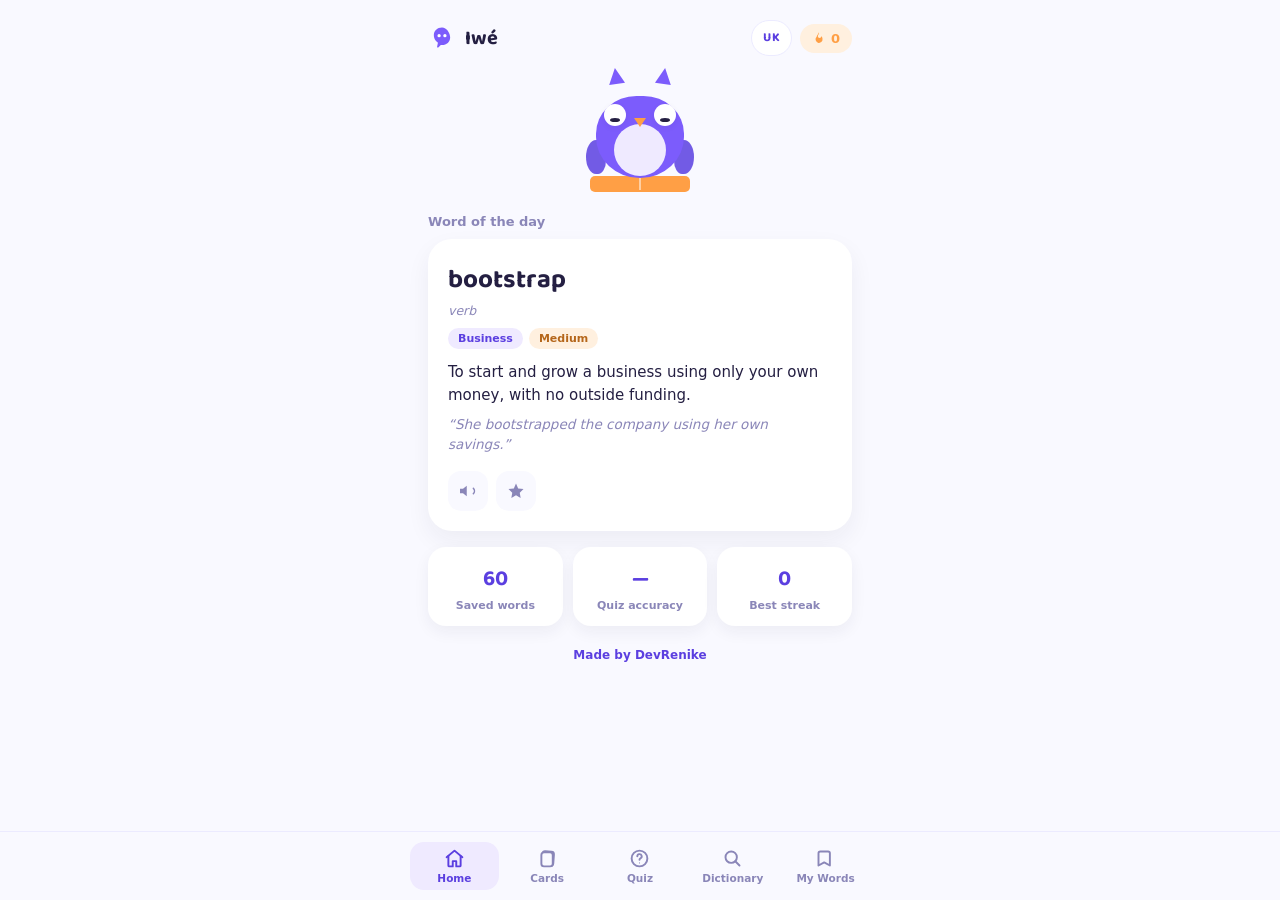
<file: index.html>
<!DOCTYPE html>
<html lang="en">
<head>
<meta charset="UTF-8">
<meta name="viewport" content="width=device-width, initial-scale=1, viewport-fit=cover">
<title>Iwé Vocabulary Buddy</title>
<meta name="description" content="Learn new words offline with flashcards, quizzes, and a daily word, plus a friendly owl to keep you company.">
<meta name="color-scheme" content="light">
<link rel="manifest" href="manifest.json">
<meta name="theme-color" content="#F9F9FF">
<link rel="icon" href="icon-192.png">
<link rel="apple-touch-icon" href="icon-192.png">
<meta name="apple-mobile-web-app-capable" content="yes">
<meta name="apple-mobile-web-app-title" content="Iwé">
<link rel="preconnect" href="https://fonts.googleapis.com">
<link rel="preconnect" href="https://fonts.gstatic.com" crossorigin>
<link href="https://fonts.googleapis.com/css2?family=Baloo+2:wght@500;600;700;800&display=swap" rel="stylesheet">
<link rel="stylesheet" href="style.css">
</head>
<body>
<div class="app">

  <div class="topbar">
    <div class="brand">
      <svg viewBox="0 0 24 24" fill="none"><path d="M12 3c-4 0-7 2.7-7 6.5C5 13 7 15 8.5 16l-.7 3.5c-.1.6.5 1 1 .7L11 18c.3 0 .7.1 1 .1 4 0 7-2.7 7-6.5S16 3 12 3Z" fill="#7C5CFC"/><circle cx="9.5" cy="10" r="1.4" fill="#fff"/><circle cx="14.5" cy="10" r="1.4" fill="#fff"/></svg>
      <span class="brand-text">Iwé</span>
    </div>
    <div class="topbar-right">
      <button class="accent-toggle" id="accentToggle" title="Switch pronunciation accent">UK</button>
      <div class="streak" id="streakBadge">
        <svg viewBox="0 0 24 24" fill="currentColor"><path d="M12 2c1 3-2 4-2 7a3 3 0 1 0 6 0c1.5 1 2 3 2 4.5A6 6 0 1 1 8 10c0-2.5 2-3.5 4-8Z"/></svg>
        <span id="streakCount">0</span>
      </div>
    </div>
  </div>

  <!-- ============ HOME ============ -->
  <section class="view active" id="view-home">
    <div class="owl-wrap">
      <div class="owl" id="homeOwl">
        <div class="wing l"></div><div class="wing r"></div>
        <div class="book"></div>
        <div class="body"></div>
        <div class="belly"></div>
        <div class="ear l"></div><div class="ear r"></div>
        <div class="eye l"><div class="pupil"></div></div>
        <div class="eye r"><div class="pupil"></div></div>
        <div class="beak"></div>
      </div>
    </div>

    <div class="section-label">Word of the day</div>
    <div class="specimen" id="wordOfDayCard"></div>

    <div class="stats-row">
      <div class="stat"><div class="num" id="statSaved">0</div><div class="lbl">Saved words</div></div>
      <div class="stat"><div class="num" id="statAccuracy">—</div><div class="lbl">Quiz accuracy</div></div>
      <div class="stat"><div class="num" id="statStreak">0</div><div class="lbl">Best streak</div></div>
    </div>
  </section>

  <!-- ============ CARDS ============ -->
  <section class="view" id="view-cards">
    <div class="section-label">Flashcards</div>
    <div class="card-stage" id="cardsStage"></div>
  </section>

  <!-- ============ QUIZ ============ -->
  <section class="view" id="view-quiz">
    <div class="section-label">Quiz</div>
    <div id="quizStage"></div>
  </section>

  <!-- ============ DICTIONARY ============ -->
  <section class="view" id="view-dictionary">
    <div class="section-label">Look up a word</div>
    <div class="search-row">
      <input type="text" id="dictInput" placeholder="Type any word…" autocomplete="off">
      <button id="dictSearchBtn">Search</button>
    </div>
    <div class="status-line" id="dictStatus"></div>
    <div id="dictResult" style="margin-top:16px;"></div>
  </section>

  <!-- ============ MY WORDS ============ -->
  <section class="view" id="view-mywords">
    <div class="section-label">My words</div>
    <div class="search-row" style="margin-bottom:12px;">
      <input type="text" id="myWordsSearch" placeholder="Search your words…" autocomplete="off">
    </div>
    <div class="chip-row" id="categoryChips"></div>
    <div class="chip-row" id="difficultyChips"></div>
    <div class="word-list" id="myWordsList"></div>
  </section>

  <a class="credit" href="contact.html">Made by DevRenike</a>
</div>

<div class="tabbar">
  <div class="tabbar-inner">
    <button class="tab-btn active" data-view="home">
      <svg viewBox="0 0 24 24" fill="none" stroke="currentColor" stroke-width="2.2" stroke-linecap="round" stroke-linejoin="round"><path d="M3 10.5L12 3l9 7.5"/><path d="M5 9.5V20a1 1 0 0 0 1 1h4v-6h4v6h4a1 1 0 0 0 1-1V9.5"/></svg>
      Home
    </button>
    <button class="tab-btn" data-view="cards">
      <svg viewBox="0 0 24 24" fill="none" stroke="currentColor" stroke-width="2.2" stroke-linecap="round" stroke-linejoin="round"><rect x="6" y="4" width="13" height="16" rx="3" transform="rotate(4 12 12)"/><rect x="5" y="5" width="13" height="16" rx="3" fill="var(--bg)"/></svg>
      Cards
    </button>
    <button class="tab-btn" data-view="quiz">
      <svg viewBox="0 0 24 24" fill="none" stroke="currentColor" stroke-width="2.2" stroke-linecap="round" stroke-linejoin="round"><circle cx="12" cy="12" r="9"/><path d="M9.5 9.5a2.5 2.5 0 1 1 3.5 2.3c-.8.4-1 .8-1 1.7" stroke-linecap="round"/><circle cx="12" cy="17" r=".6" fill="currentColor" stroke="none"/></svg>
      Quiz
    </button>
    <button class="tab-btn" data-view="dictionary">
      <svg viewBox="0 0 24 24" fill="none" stroke="currentColor" stroke-width="2.2" stroke-linecap="round" stroke-linejoin="round"><circle cx="10.5" cy="10.5" r="6.5"/><path d="M20 20l-4.8-4.8"/></svg>
      Dictionary
    </button>
    <button class="tab-btn" data-view="mywords">
      <svg viewBox="0 0 24 24" fill="none" stroke="currentColor" stroke-width="2.2" stroke-linecap="round" stroke-linejoin="round"><path d="M6 4h9a2 2 0 0 1 2 2v14l-6.5-3.5L4 20V6a2 2 0 0 1 2-2Z"/></svg>
      My Words
    </button>
  </div>
</div>

<div class="detail-overlay hidden" id="detailOverlay">
  <div class="detail-sheet">
    <div class="close-row"><button id="detailClose">✕</button></div>
    <div id="detailContent"></div>
  </div>
</div>

<script src="words-data.js"></script>
<script src="app.js"></script>
</body>
</html>
</file>
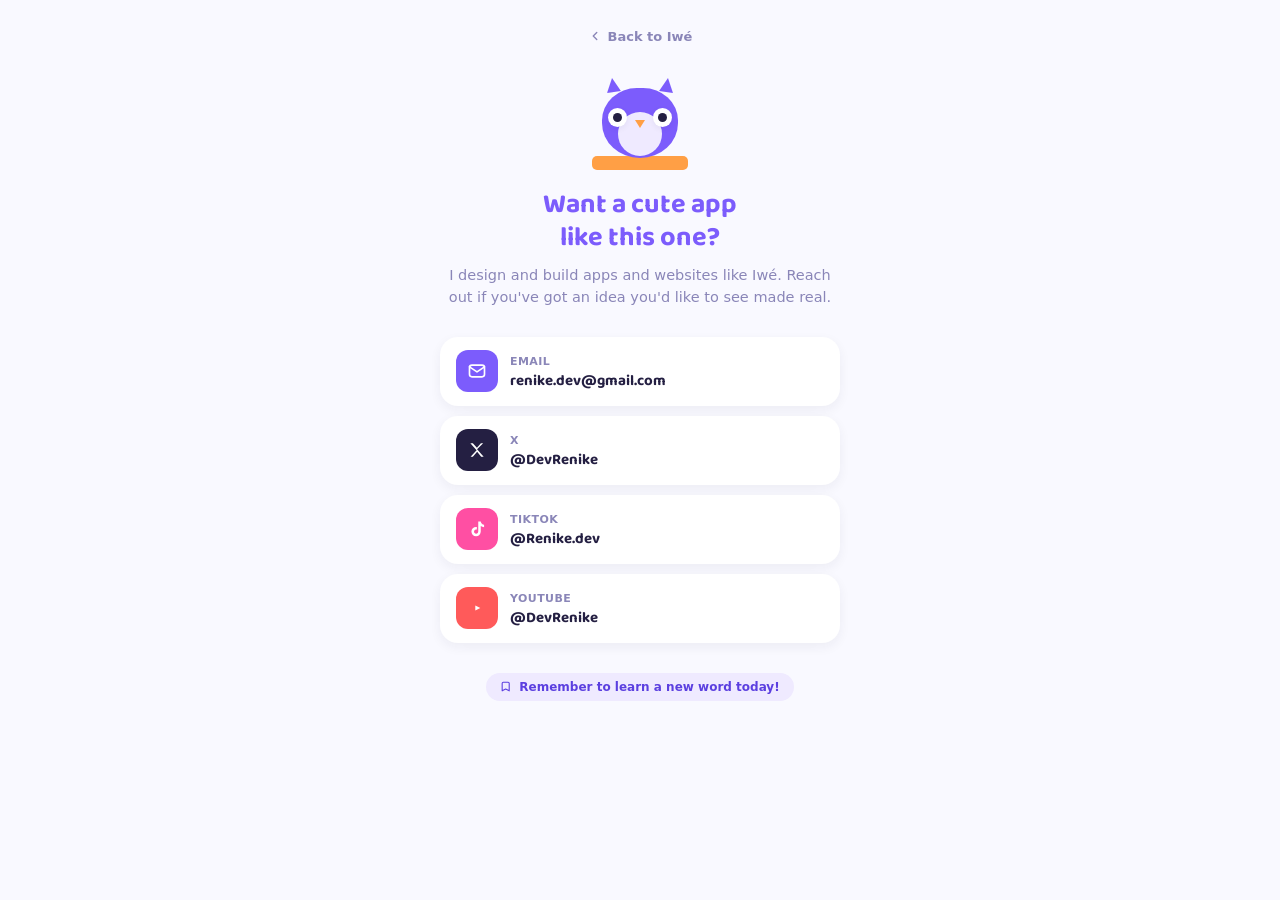
<file: contact.html>
<!DOCTYPE html>
<html lang="en">
<head>
<meta charset="UTF-8">
<meta name="viewport" content="width=device-width, initial-scale=1, viewport-fit=cover">
<title>Say Hello, Iwé</title>
<meta name="description" content="I design and build apps and websites like Iwé. Get in touch.">
<meta name="color-scheme" content="light">
<link rel="icon" href="icon-192.png">
<link rel="apple-touch-icon" href="icon-192.png">
<link rel="preconnect" href="https://fonts.googleapis.com">
<link rel="preconnect" href="https://fonts.gstatic.com" crossorigin>
<link href="https://fonts.googleapis.com/css2?family=Baloo+2:wght@500;600;700;800&display=swap" rel="stylesheet">
<link rel="stylesheet" href="style.css">

<style>
  .wrap{ max-width:440px; margin:0 auto; padding:28px 20px 44px; text-align:center; }
  .back{
    display:inline-flex; align-items:center; gap:6px;
    color:var(--ink-soft); text-decoration:none; font-weight:700; font-size:13px;
    margin-bottom:26px;
  }
  .back svg{ width:14px; height:14px; }
  .mini-owl{ position:relative; width:96px; height:100px; margin:0 auto 18px; }
  .mini-owl .book{ position:absolute; bottom:0; left:0; width:96px; height:14px; background:var(--warm); border-radius:5px; }
  .mini-owl .body{ position:absolute; left:50%; bottom:12px; transform:translateX(-50%); width:76px; height:70px; background:var(--primary); border-radius:46% 46% 50% 50%; }
  .mini-owl .belly{ position:absolute; left:50%; bottom:14px; transform:translateX(-50%); width:44px; height:44px; background:var(--primary-tint); border-radius:50%; }
  .mini-owl .ear{ position:absolute; top:8px; width:0; height:0; border-left:7px solid transparent; border-right:7px solid transparent; border-bottom:14px solid var(--primary); }
  .mini-owl .ear.l{ left:14px; transform:rotate(-8deg); }
  .mini-owl .ear.r{ right:14px; transform:rotate(8deg); }
  .mini-owl .eye{ position:absolute; top:38px; width:19px; height:19px; background:#fff; border-radius:50%; box-shadow:0 2px 6px var(--shadow-soft); }
  .mini-owl .eye.l{ left:16px; } .mini-owl .eye.r{ right:16px; }
  .mini-owl .pupil{ position:absolute; top:5px; left:5px; width:9px; height:9px; background:var(--ink); border-radius:50%; }
  .mini-owl .beak{ position:absolute; top:50px; left:50%; transform:translateX(-50%); width:0; height:0; border-left:5px solid transparent; border-right:5px solid transparent; border-top:8px solid var(--warm); }

  h1.hello{ font-size:27px; font-weight:700; line-height:1.25; margin:0 0 10px; color:var(--primary); }
  .pitch{ font-size:14.5px; color:var(--ink-soft); font-weight:500; line-height:1.5; margin:0 0 28px; }

  .links{ display:flex; flex-direction:column; gap:10px; text-align:left; }
  .link-card{
    display:flex; align-items:center; gap:12px;
    background:var(--card); border-radius:18px; padding:13px 16px;
    box-shadow:0 4px 12px var(--shadow-soft);
    text-decoration:none; color:var(--ink);
  }
  .link-card:active{ transform:scale(0.98); }
  .link-card .icn{ width:42px; height:42px; border-radius:12px; flex:none; display:flex; align-items:center; justify-content:center; }
  .link-card .icn svg{ width:20px; height:20px; }
  .link-card .txt{ min-width:0; }
  .link-card .label{ font-size:11px; color:var(--ink-soft); font-weight:700; text-transform:uppercase; letter-spacing:0.04em; }
  .link-card .handle{ font-size:15px; font-weight:700; margin-top:1px; font-family:var(--display); overflow:hidden; text-overflow:ellipsis; white-space:nowrap; }
  .icn.email{ background:var(--primary); }
  .icn.x{ background:var(--ink); }
  .icn.tiktok{ background:var(--slang); }
  .icn.youtube{ background:#FF5A5A; }

  .badge{
    display:inline-flex; align-items:center; gap:6px;
    margin-top:30px; padding:7px 14px; border-radius:999px;
    background:var(--primary-tint); color:var(--primary-deep);
    font-size:12px; font-weight:700;
  }
  .badge svg{ width:13px; height:13px; }
</style>
</head>
<body>
<div class="wrap">

  <a class="back" href="index.html">
    <svg viewBox="0 0 24 24" fill="none" stroke="currentColor" stroke-width="2.4" stroke-linecap="round" stroke-linejoin="round"><path d="M15 18l-6-6 6-6"/></svg>
    Back to Iwé
  </a>

  <div class="mini-owl">
    <div class="book"></div>
    <div class="body"></div>
    <div class="belly"></div>
    <div class="ear l"></div><div class="ear r"></div>
    <div class="eye l"><div class="pupil"></div></div>
    <div class="eye r"><div class="pupil"></div></div>
    <div class="beak"></div>
  </div>

  <h1 class="hello">Want a cute app<br>like this one?</h1>
  <p class="pitch">I design and build apps and websites like Iwé. Reach out if you've got an idea you'd like to see made real.</p>

  <div class="links">
    <a class="link-card" href="mailto:renike.dev@gmail.com">
      <span class="icn email"><svg viewBox="0 0 24 24" fill="none" stroke="white" stroke-width="2" stroke-linecap="round" stroke-linejoin="round"><rect x="3" y="5" width="18" height="14" rx="3"/><path d="M3 7l9 6 9-6"/></svg></span>
      <span class="txt"><span class="label">Email</span><br><span class="handle">renike.dev@gmail.com</span></span>
    </a>
    <a class="link-card" href="https://x.com/DevRenike" target="_blank" rel="noopener">
      <span class="icn x"><svg viewBox="0 0 24 24" fill="white"><path d="M4 4l7.5 8.3L4.3 20H7l5.2-5.9L17 20h3l-7.9-8.8L19.4 4h-2.7l-4.8 5.4L7 4H4z"/></svg></span>
      <span class="txt"><span class="label">X</span><br><span class="handle">@DevRenike</span></span>
    </a>
    <a class="link-card" href="https://tiktok.com/@Renike.dev" target="_blank" rel="noopener">
      <span class="icn tiktok"><svg viewBox="0 0 24 24" fill="white"><path d="M16.5 3c.4 2.2 1.9 3.7 4 3.9v3c-1.5 0-2.9-.5-4-1.4v6.6a5.6 5.6 0 1 1-5.6-5.6c.3 0 .6 0 .9.1v3.1a2.5 2.5 0 1 0 1.7 2.4V3h3z"/></svg></span>
      <span class="txt"><span class="label">TikTok</span><br><span class="handle">@Renike.dev</span></span>
    </a>
    <a class="link-card" href="https://youtube.com/@DevRenike" target="_blank" rel="noopener">
      <span class="icn youtube"><svg viewBox="0 0 24 24" fill="white"><rect x="2" y="5" width="20" height="14" rx="4" fill="none"/><path d="M10 9l6 3-6 3z"/></svg></span>
      <span class="txt"><span class="label">YouTube</span><br><span class="handle">@DevRenike</span></span>
    </a>
  </div>

  <div class="badge">
    <svg viewBox="0 0 24 24" fill="none"><path d="M6 4h9a2 2 0 0 1 2 2v14l-6.5-3.5L4 20V6a2 2 0 0 1 2-2Z" stroke="currentColor" stroke-width="2" stroke-linejoin="round"/></svg>
    Remember to learn a new word today!
  </div>

</div>
</body>
</html>
</file>
<file: style.css>
:root{
  color-scheme: light;
  --bg:#F9F9FF;
  --card:#FFFFFF;
  --ink:#241F42;
  --ink-soft:#8A86B8;
  --line:#ECEBFF;
  --primary:#7C5CFC;
  --primary-deep:#5B3FE0;
  --primary-tint:#EFEAFF;
  --warm:#FF9F45;
  --warm-tint:#FFF0DF;
  --good:#2FE0A6;
  --good-tint:#E4FBF3;
  --bad:#FF5A6E;
  --bad-tint:#FFE9EB;
  --slang:#FF4FA3;
  --slang-tint:#FFE7F4;
  --shadow:rgba(36,31,66,0.10);
  --shadow-soft:rgba(36,31,66,0.06);
  --display:'Baloo 2', -apple-system, 'Segoe UI', Roboto, system-ui, sans-serif;
  --body:-apple-system, 'Segoe UI', Roboto, system-ui, sans-serif;
}
*{box-sizing:border-box;}
html,body{height:100%;}
body{
  margin:0;
  background:var(--bg);
  color:var(--ink);
  font-family:var(--body);
  -webkit-font-smoothing:antialiased;
  overflow-x:hidden;
}
h1,h2,h3,.display{ font-family:var(--display); }
@media (prefers-reduced-motion: reduce){
  *{animation-duration:0.001ms !important; transition-duration:0.001ms !important;}
}
button, input{ font-family:inherit; }
button:focus-visible, input:focus-visible, [tabindex]:focus-visible{
  outline:3px solid var(--primary-deep); outline-offset:2px;
}

/* ---- shell ---- */
.app{
  max-width:460px;
  margin:0 auto;
  min-height:100%;
  padding:20px 18px 96px;
  position:relative;
}
.topbar{
  display:flex; align-items:center; justify-content:space-between;
  margin-bottom:18px;
}
.topbar .brand{ display:flex; align-items:center; gap:9px; }
.topbar .brand svg{ width:28px; height:28px; }
.topbar .brand-text{ font-family:var(--display); font-weight:700; font-size:20px; }
.topbar-right{ display:flex; align-items:center; gap:8px; }
.accent-toggle{
  border:1.5px solid var(--line); background:var(--card); color:var(--primary-deep);
  font-family:var(--display); font-weight:700; font-size:12.5px;
  padding:7px 11px; border-radius:999px; cursor:pointer; letter-spacing:0.02em;
}
.accent-toggle:active{ background:var(--primary-tint); }
.topbar .streak{
  display:flex; align-items:center; gap:5px;
  background:var(--warm-tint); color:var(--warm);
  font-weight:700; font-size:13px; padding:7px 12px; border-radius:999px;
}
.topbar .streak svg{ width:14px; height:14px; }

.view{ display:none; }
.view.active{ display:block; }

/* ---- tab bar ---- */
.tabbar{
  position:fixed; left:0; right:0; bottom:0;
  display:flex; justify-content:center;
  padding:10px 14px calc(10px + env(safe-area-inset-bottom));
  background:rgba(249,249,255,0.92);
  backdrop-filter:blur(10px);
  border-top:1px solid var(--line);
  z-index:40;
}
.tabbar-inner{
  display:flex; gap:4px; max-width:460px; width:100%;
}
.tab-btn{
  flex:1; display:flex; flex-direction:column; align-items:center; gap:3px;
  background:none; border:none; padding:6px 2px; cursor:pointer;
  color:var(--ink-soft); font-size:10.5px; font-weight:600;
  border-radius:14px;
}
.tab-btn svg{ width:21px; height:21px; }
.tab-btn.active{ color:var(--primary-deep); background:var(--primary-tint); }

/* ---- owl mascot ---- */
.owl-wrap{ display:flex; justify-content:center; margin:6px 0 16px; }
.owl{ position:relative; width:112px; height:118px; animation:owlBob 5s ease-in-out infinite; }
@keyframes owlBob{ 0%,100%{transform:translateY(0);} 50%{transform:translateY(-5px);} }
.owl .book{
  position:absolute; bottom:0; left:6px; width:100px; height:16px;
  background:var(--warm); border-radius:5px;
}
.owl .book::after{
  content:""; position:absolute; left:50%; top:2px; bottom:2px; width:2px;
  background:rgba(255,255,255,0.5); transform:translateX(-50%);
}
.owl .body{
  position:absolute; left:50%; bottom:14px; transform:translateX(-50%);
  width:88px; height:82px; background:var(--primary);
  border-radius:46% 46% 50% 50%;
}
.owl .belly{
  position:absolute; left:50%; bottom:16px; transform:translateX(-50%);
  width:52px; height:52px; background:var(--primary-tint);
  border-radius:50%;
}
.owl .ear{ position:absolute; top:-6px; width:0; height:0;
  border-left:8px solid transparent; border-right:8px solid transparent;
  border-bottom:16px solid var(--primary);
}
.owl .ear.l{ left:24px; transform:rotate(-8deg); }
.owl .ear.r{ right:24px; transform:rotate(8deg); }
.owl .eye{
  position:absolute; top:30px; width:22px; height:22px; background:#fff;
  border-radius:50%; box-shadow:0 2px 6px var(--shadow-soft);
}
.owl .eye.l{ left:20px; } .owl .eye.r{ right:20px; }
.owl .pupil{
  position:absolute; top:6px; left:6px; width:10px; height:10px;
  background:var(--ink); border-radius:50%; transition:transform .3s ease;
}
.owl .beak{
  position:absolute; top:44px; left:50%; transform:translateX(-50%);
  width:0; height:0; border-left:6px solid transparent; border-right:6px solid transparent;
  border-top:9px solid var(--warm);
}
.owl .wing{ position:absolute; bottom:18px; width:20px; height:34px; background:var(--primary-deep); border-radius:50% 40% 40% 50%; opacity:0.85; }
.owl .wing.l{ left:2px; } .owl .wing.r{ right:2px; transform:scaleX(-1); }

/* mood: streak 0 = sleepy (half-closed eyes), 1-2 = happy, 3+ = excited */
.owl.sleepy .pupil{ transform:translateY(5px) scaleY(0.4); }
.owl.excited .eye{ width:24px; height:24px; }
.owl.excited{ animation-duration:2.4s; }

/* ---- word specimen card ---- */
.specimen{
  background:var(--card); border-radius:24px; padding:20px;
  box-shadow:0 10px 24px var(--shadow-soft);
}
.specimen .row1{ display:flex; align-items:baseline; justify-content:space-between; gap:10px; }
.specimen .word{ font-family:var(--display); font-size:26px; font-weight:700; }
.specimen .pos{ font-size:12.5px; color:var(--ink-soft); font-style:italic; margin-top:2px; }
.specimen .tags{ display:flex; flex-wrap:wrap; gap:6px; margin:10px 0 12px; }
.tag{
  display:inline-flex; align-items:center; font-size:11px; font-weight:700;
  padding:4px 10px; border-radius:999px; background:var(--line); color:var(--ink-soft);
}
.tag.cat{ background:var(--primary-tint); color:var(--primary-deep); }
.tag.diff-Easy{ background:var(--good-tint); color:#159A72; }
.tag.diff-Medium{ background:var(--warm-tint); color:#B5661A; }
.tag.diff-Hard{ background:var(--bad-tint); color:#C43148; }
.tag.slang{ background:var(--slang-tint); color:var(--slang); }
.specimen .def{ font-size:15px; line-height:1.5; margin:0 0 8px; }
.specimen .example{ font-size:13.5px; color:var(--ink-soft); font-style:italic; line-height:1.5; }
.specimen .derivation{
  margin-top:10px; padding-top:10px; border-top:1px dashed var(--line);
  font-size:12.5px; color:var(--slang); font-weight:600; line-height:1.5;
}
.specimen .actions{ display:flex; gap:8px; margin-top:16px; }
.icon-btn{
  width:40px; height:40px; border-radius:13px; border:none; cursor:pointer;
  background:var(--bg); color:var(--ink-soft); display:flex; align-items:center; justify-content:center;
}
.icon-btn svg{ width:18px; height:18px; }
.icon-btn.on{ background:var(--slang-tint); color:var(--slang); }
.pill-btn{
  flex:1; border:none; border-radius:13px; padding:0 16px; height:40px;
  background:var(--primary); color:#fff; font-weight:700; font-size:13.5px; cursor:pointer;
}
.pill-btn:active{ background:var(--primary-deep); }
.pill-btn.secondary{ background:var(--primary-tint); color:var(--primary-deep); }
.pill-btn[disabled]{ opacity:0.5; }

.section-label{ font-size:13px; font-weight:700; color:var(--ink-soft); margin:22px 0 10px; }

/* ---- home stats ---- */
.stats-row{ display:flex; gap:10px; margin-top:16px; }
.stat{
  flex:1; background:var(--card); border-radius:18px; padding:14px 10px; text-align:center;
  box-shadow:0 6px 16px var(--shadow-soft);
}
.stat .num{ font-family:var(--display); font-size:22px; font-weight:700; color:var(--primary-deep); }
.stat .lbl{ font-size:11px; color:var(--ink-soft); font-weight:600; margin-top:2px; }

/* ---- flashcards ---- */
.card-stage{ display:flex; flex-direction:column; align-items:center; margin-top:8px; }
.card-counter{ font-size:12.5px; color:var(--ink-soft); font-weight:600; margin-bottom:10px; }
.flashcard{
  width:100%; min-height:260px; background:var(--card); border-radius:26px;
  box-shadow:0 12px 28px var(--shadow); padding:26px 22px;
  display:flex; flex-direction:column; align-items:center; justify-content:center; text-align:center;
  cursor:pointer;
}
.flashcard .front-word{ font-family:var(--display); font-size:30px; font-weight:700; }
.flashcard .hint{ margin-top:10px; font-size:12px; color:var(--ink-soft); font-weight:600; }
.flashcard .def{ font-size:15px; line-height:1.55; margin-top:4px; }
.flashcard .example{ font-size:13px; color:var(--ink-soft); font-style:italic; margin-top:10px; }
.judge-row{ display:flex; gap:10px; width:100%; margin-top:16px; }
.judge-btn{
  flex:1; border:none; border-radius:15px; padding:13px 8px; font-weight:700; font-size:13.5px; cursor:pointer;
}
.judge-btn.learning{ background:var(--bad-tint); color:#C43148; }
.judge-btn.knew{ background:var(--good-tint); color:#159A72; }
.empty-state{
  background:var(--card); border-radius:20px; padding:26px 20px; text-align:center;
  color:var(--ink-soft); font-size:14px; line-height:1.6; box-shadow:0 6px 16px var(--shadow-soft);
}
.session-summary{ text-align:center; padding:10px 0; }
.session-summary .big{ font-family:var(--display); font-size:34px; font-weight:700; color:var(--primary-deep); }

/* ---- quiz ---- */
.quiz-progress{ display:flex; gap:5px; margin-bottom:14px; }
.quiz-progress i{ flex:1; height:5px; border-radius:3px; background:var(--line); display:block; }
.quiz-progress i.done{ background:var(--primary); }
.quiz-q{ font-family:var(--display); font-size:24px; font-weight:700; text-align:center; margin:6px 0 18px; }
.quiz-options{ display:flex; flex-direction:column; gap:10px; }
.opt-btn{
  text-align:left; border:2px solid var(--line); background:var(--card); border-radius:15px;
  padding:13px 15px; font-size:14px; line-height:1.4; cursor:pointer; color:var(--ink);
}
.opt-btn.correct{ border-color:var(--good); background:var(--good-tint); }
.opt-btn.wrong{ border-color:var(--bad); background:var(--bad-tint); }
.opt-btn[disabled]{ pointer-events:none; }

/* ---- search / dictionary ---- */
.search-row{ display:flex; gap:8px; }
.search-row input{
  flex:1; border:2px solid var(--line); background:var(--card); border-radius:15px;
  padding:12px 16px; font-size:15px; color:var(--ink); min-width:0;
}
.search-row button{
  border:none; background:var(--primary); color:#fff; border-radius:15px;
  padding:0 18px; font-weight:700; cursor:pointer;
}
.status-line{ font-size:12.5px; color:var(--ink-soft); margin-top:10px; text-align:center; }
.status-line.err{ color:var(--bad); }

/* ---- my words list ---- */
.chip-row{ display:flex; gap:7px; overflow-x:auto; padding-bottom:4px; margin-bottom:14px; }
.chip-row::-webkit-scrollbar{ display:none; }
.chip{
  flex:none; background:var(--card); color:var(--ink-soft);
  font-size:12.5px; font-weight:700; padding:8px 14px; border-radius:999px; cursor:pointer;
  border:1.5px solid var(--line);
}
.chip.active{ background:var(--primary); color:#fff; border-color:var(--primary); }
.word-list{ display:flex; flex-direction:column; gap:8px; }
.word-row{
  display:flex; align-items:center; gap:10px; background:var(--card); border-radius:16px;
  padding:12px 14px; cursor:pointer; border:1px solid var(--line);
}
.word-row .w{ font-family:var(--display); font-weight:700; font-size:15.5px; flex:1; min-width:0; }
.word-row .w small{ display:block; font-family:var(--body); font-weight:500; font-size:12px; color:var(--ink-soft); font-style:normal; }
.word-row .fav{ color:var(--slang); flex:none; background:none; border:none; cursor:pointer; }
.word-row .fav svg{ width:17px; height:17px; display:block; }
.detail-overlay{
  position:fixed; inset:0; background:rgba(36,31,66,0.42); z-index:60;
  display:flex; align-items:flex-end; justify-content:center;
}
.detail-overlay.hidden{ display:none; }
.detail-sheet{
  width:100%; max-width:460px; background:var(--card); border-radius:26px 26px 0 0;
  padding:22px 20px calc(26px + env(safe-area-inset-bottom)); max-height:82vh; overflow-y:auto;
}
.detail-sheet .close-row{ display:flex; justify-content:flex-end; margin-bottom:4px; }
.detail-sheet .close-row button{ background:var(--bg); border:none; width:32px; height:32px; border-radius:10px; color:var(--ink-soft); cursor:pointer; }

.credit{
  display:block; text-align:center; margin:22px 0 6px;
  font-size:12px; font-weight:700; color:var(--primary-deep);
  text-decoration:none;
}
.credit:active{ opacity:0.7; }

/* ---- phonetics and spelling variants ---- */
.specimen .phonetic{ font-size:12.5px; color:var(--ink-soft); margin-top:3px; }
.acc-tag{
  display:inline-block; font-size:9.5px; font-weight:800; letter-spacing:0.04em;
  background:var(--primary-tint); color:var(--primary-deep);
  padding:1px 6px; border-radius:6px; margin-right:4px;
}
.specimen .variant{ font-size:12.5px; color:var(--primary-deep); font-weight:700; margin-top:8px; }
</file>
